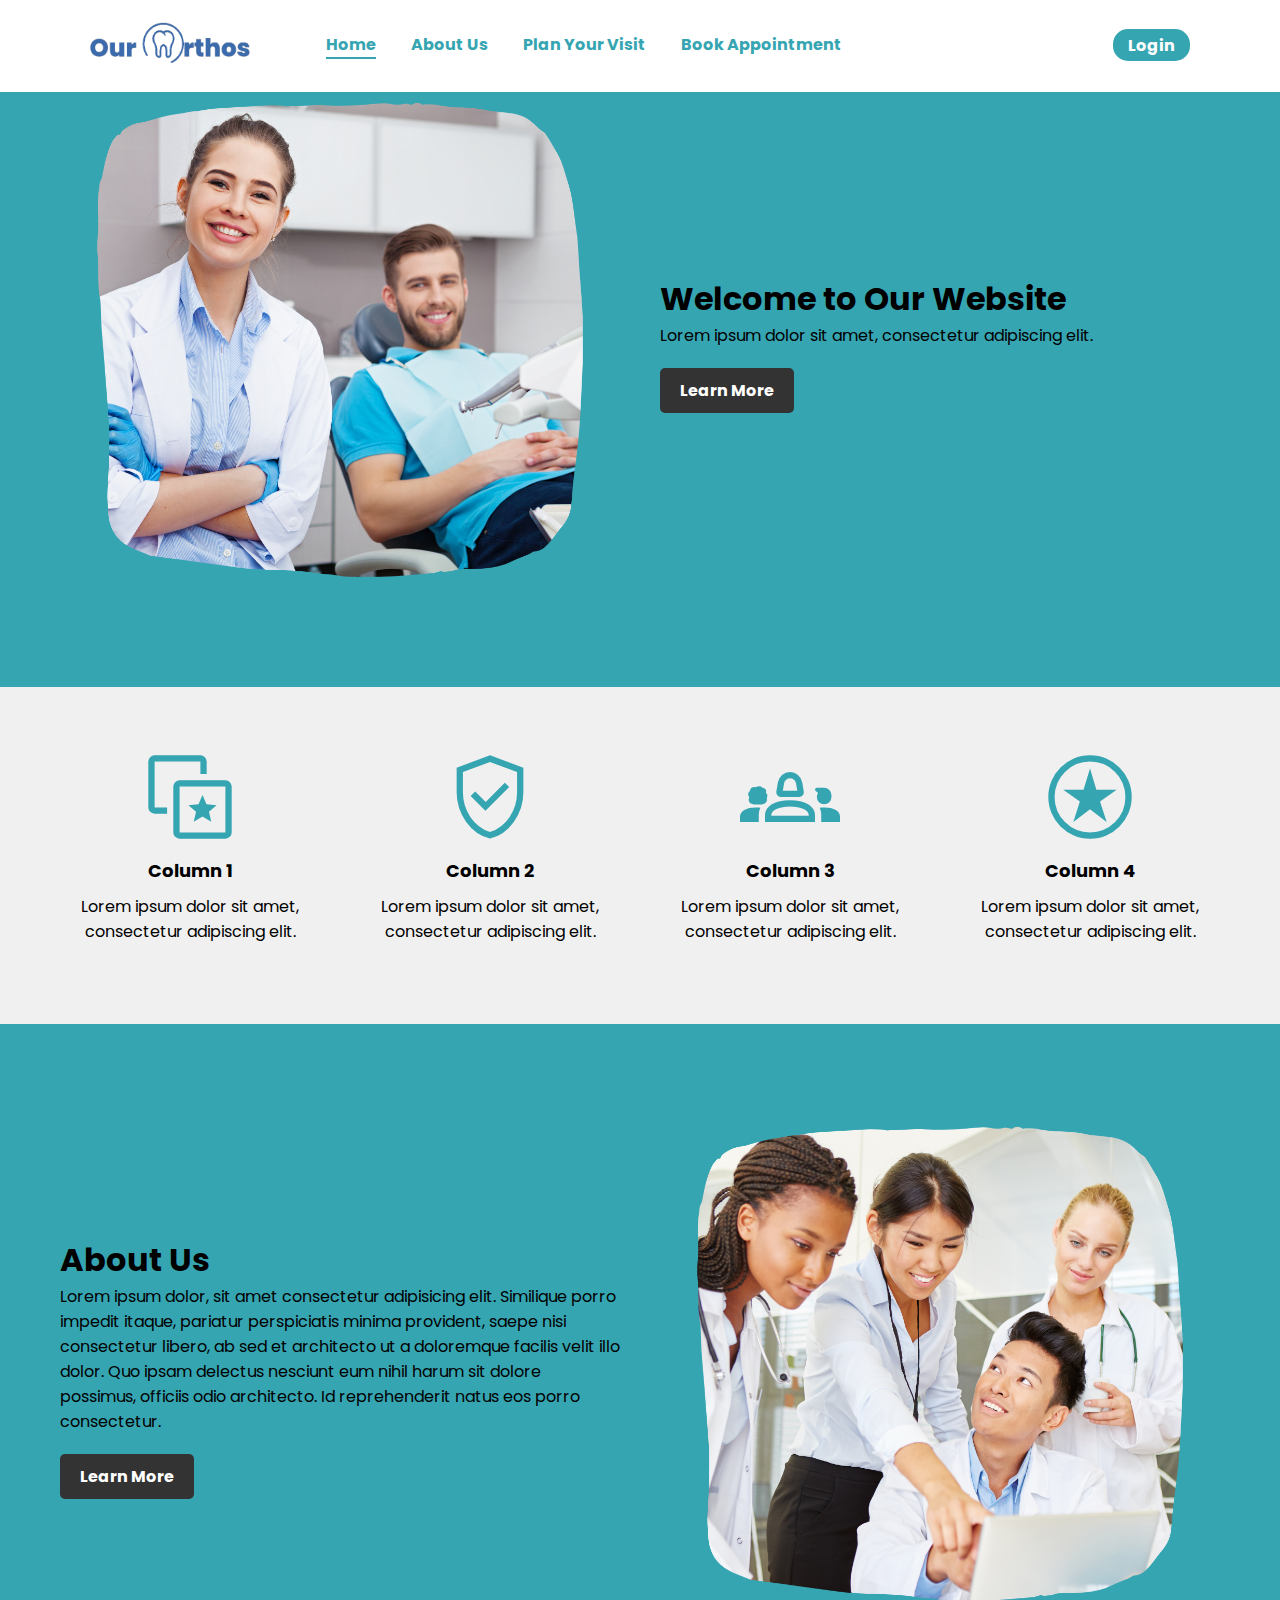
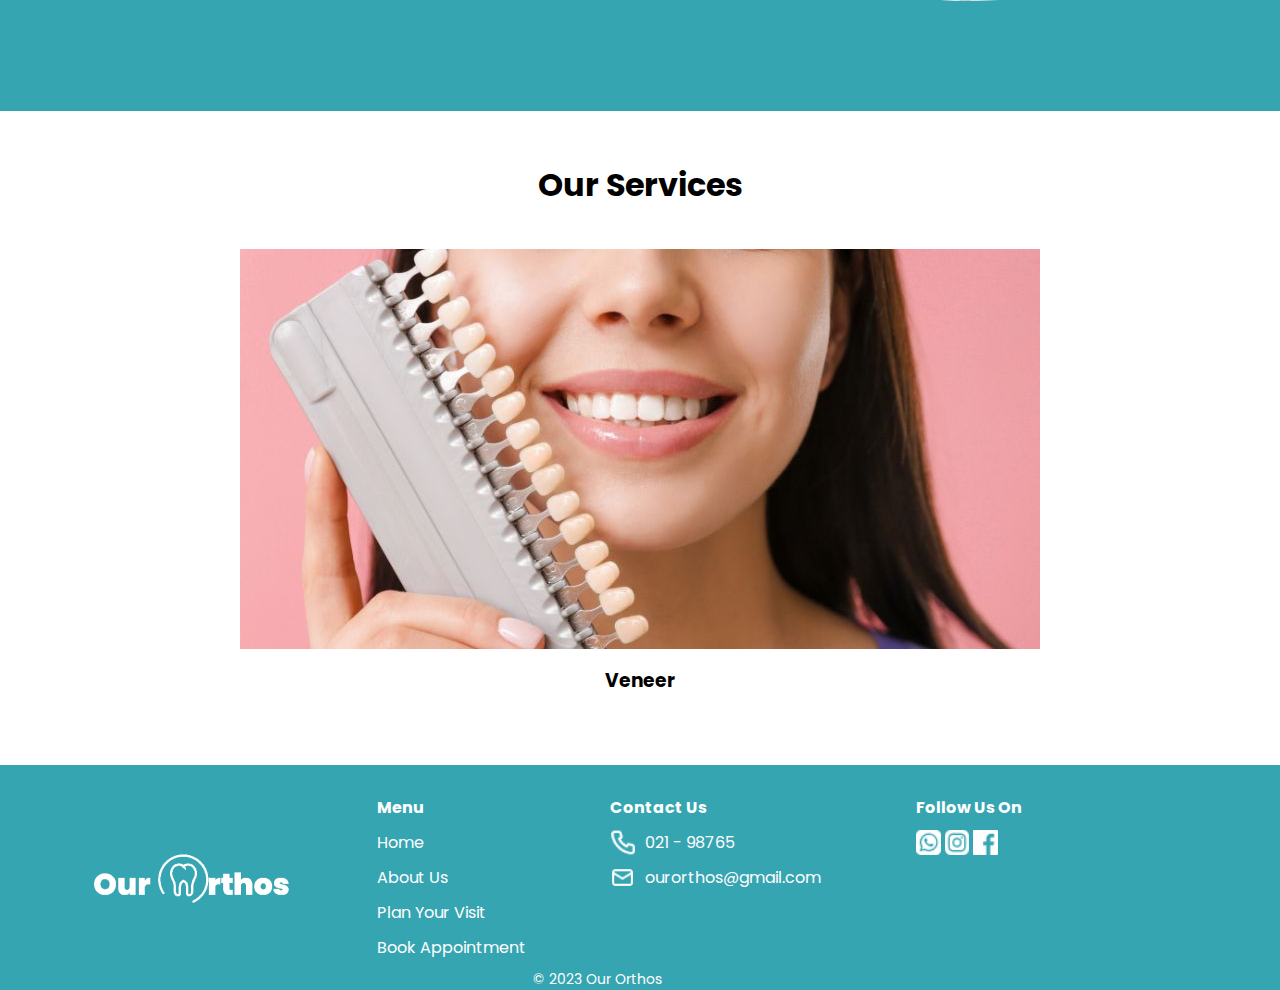
<file: index.html>
<!DOCTYPE html>
<html lang="en">
  <head>
    <meta charset="UTF-8" />
    <meta name="viewport" content="width=device-width, initial-scale=1.0" />
    <link rel="stylesheet" href="source/style.css" />

    <!-- Google Fonts -->
    <link rel="preconnect" href="https://fonts.googleapis.com" />
    <link rel="preconnect" href="https://fonts.gstatic.com" crossorigin />
    <link
      href="https://fonts.googleapis.com/css2?family=Poppins:wght@100;300;400;700&display=swap"
      rel="stylesheet"
    />

    <link
      rel="stylesheet"
      href="https://fonts.googleapis.com/css2?family=Material+Symbols+Outlined:opsz,wght,FILL,GRAD@20..48,100..700,0..1,-50..200"
    />

    <link
      href="https://fonts.googleapis.com/css?family=Poppins"
      rel="stylesheet"
    />
    <title>Our Orthos</title>
  </head>
  <body>
    <!-- Navbar -->
    <nav class="navbar">
      <div class="navbar-logo">
        <a href=""><img src="assets/svg/logo.svg" alt="" /></a>
      </div>
      <div id="dropdown" class="navbar-nav">
        <div class="navbar-middle">
          <a href="index.html" class="active">Home</a>
          <a href="about.html">About Us</a>
          <a href="plan-your-visit.html">Plan Your Visit</a>
          <a href="profile page.html">Book Appointment</a>
        </div>
        <div class="navbar-login">
          <a href="login.html" class="login">Login</a>
        </div>
      </div>
      <div class="navbar-right">
        <a id="menu" class="menu">
          <img src="assets/svg/menu.svg" alt="" />
        </a>
      </div>
    </nav>
    <!-- Navbar End -->

    <!-- start section of hero -->
    <section class="hero-section">
      <div class="column">
        <img src="assets/img/Hero.png" alt="Hero Image" />
      </div>
      <div class="column">
        <h1>Welcome to Our Website</h1>
        <p>Lorem ipsum dolor sit amet, consectetur adipiscing elit.</p>
        <a href="#">Learn More</a>
      </div>
    </section>
    <!-- end section of hero -->

    <!-- start section of value -->
    <section class="four-column-section">
      <div class="column">
        <div class="icon">
          <span class="material-symbols-outlined" style="color: #36a5b2">
            stack_star
          </span>
        </div>
        <h2>Column 1</h2>
        <p>Lorem ipsum dolor sit amet, consectetur adipiscing elit.</p>
      </div>
      <div class="column">
        <div class="icon">
          <span class="material-symbols-outlined" style="color: #36a5b2">
            verified_user
          </span>
        </div>
        <h2>Column 2</h2>
        <p>Lorem ipsum dolor sit amet, consectetur adipiscing elit.</p>
      </div>
      <div class="column">
        <div class="icon">
          <span class="material-symbols-outlined" style="color: #36a5b2">
            groups_2
          </span>
        </div>
        <h2>Column 3</h2>
        <p>Lorem ipsum dolor sit amet, consectetur adipiscing elit.</p>
      </div>
      <div class="column">
        <div class="icon">
          <span class="material-symbols-outlined" style="color: #36a5b2">
            stars
          </span>
        </div>
        <h2>Column 4</h2>
        <p>Lorem ipsum dolor sit amet, consectetur adipiscing elit.</p>
      </div>
    </section>
    <!-- end section of value -->

    <!-- start section of about us-->
    <section class="hero-section">
      <div class="column">
        <h1>About Us</h1>
        <p>
          Lorem ipsum dolor, sit amet consectetur adipisicing elit. Similique
          porro impedit itaque, pariatur perspiciatis minima provident, saepe
          nisi consectetur libero, ab sed et architecto ut a doloremque facilis
          velit illo dolor. Quo ipsam delectus nesciunt eum nihil harum sit
          dolore possimus, officiis odio architecto. Id reprehenderit natus eos
          porro consectetur.
        </p>
        <a href="#">Learn More</a>
      </div>
      <div class="column">
        <img src="assets/img/About-Us.png" alt="Hero Image" />
      </div>
    </section>
    <!-- end section of about us -->

    <!-- start of services -->
    <div class="carousel-container">
      <h1>Our Services</h1>
      <div class="carousel">
        <div class="service">
          <img src="assets/img/service1.jpg" alt="Service 1" />
          <h3>Veneer</h3>
        </div>
        <div class="service">
          <img src="assets/img/service2.jpg" alt="Service 2" />
          <h3>Braces</h3>
        </div>
        <div class="service">
          <img src="assets/img/service3.jpg" alt="Service 3" />
          <h3>Scaling</h3>
        </div>
        <div class="service">
          <img src="assets/img/service4.jpg" alt="Service 4" />
          <h3>Dentures</h3>
        </div>
        <div class="service">
          <img src="assets/img/service5.jpg" alt="Service 5" />
          <h3>Consultate More</h3>
        </div>
      </div>
    </div>
    <!-- end of services -->

    <!-- start of footer -->
    <footer class="footer">
      <div class="footer-logo">
        <a href="">
          <img src="assets/svg/logo-white.svg" alt="Our Orthos Logo" />
        </a>
      </div>
      <div class="footer-link">
        <p class="footer-title">Menu</p>
        <ul>
          <li>
            <a href="">Home</a>
          </li>
          <li>
            <a href="">About Us</a>
          </li>
          <li>
            <a href="">Plan Your Visit</a>
          </li>
          <li>
            <a href="">Book Appointment</a>
          </li>
        </ul>
      </div>
      <div class="contact-us">
        <p class="footer-title">Contact Us</p>
        <div class="phone">
          <img src="assets/svg/phone.svg" alt="Phone Icon" />
          <p>021 - 98765</p>
        </div>
        <div class="email">
          <img src="assets/svg/message.svg" alt="Message Icon" />
          <p>ourorthos@gmail.com</p>
        </div>
      </div>
      <div class="follow">
        <p class="footer-title">Follow Us On</p>
        <div class="sosmed-icon">
          <a href="whatsapp.com">
            <img src="assets/svg/whatsapp.svg" alt="Whatsapp Icon" />
          </a>
          <a href="instagram.com">
            <img src="assets/svg/instagram.svg" alt="Instagram Icon" />
          </a>
          <a href="facebook.com">
            <img src="assets/svg/facebook.svg" alt="Facebook Icon" />
          </a>
        </div>
      </div>
      <div class="copyright">
        <p>© 2023 Our Orthos</p>
      </div>
    </footer>

    <script src="source/script.js"></script>
  </body>
</html>
</file>
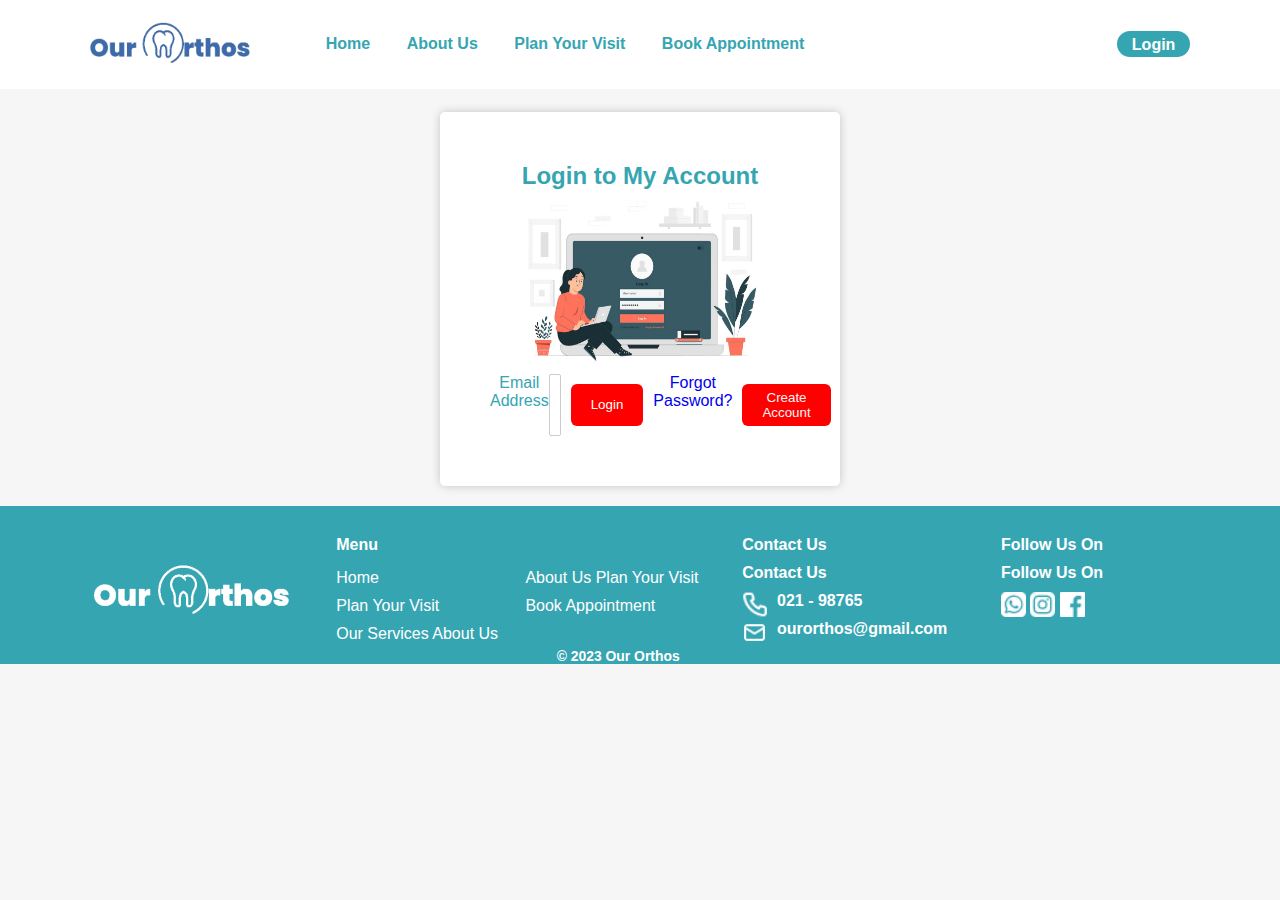
<file: login.html>
<!DOCTYPE html>
<html lang="en">

<head>
    <meta charset="UTF-8">
    <meta name="viewport" content="width=device-width, initial-scale=1.0">

    <link rel="stylesheet" href="css/style.css">
    <title>Login</title>
</head>

<body>
    <!-- Navbar -->
    <nav class="navbar">
        <div class="navbar-logo">
            <a href=""><img src="./img/logo.svg" alt="" /></a>
        </div>
        <div id="dropdown" class="navbar-nav">
            <div class="navbar-middle">
                <a href="index.html">Home</a>
                <a href="about.html">About Us</a>
                <a href="plan-your-visit.html">Plan Your Visit</a>
                <a href="profile page.html">Book Appointment</a>
            </div>
            <div class="navbar-login">
                <a href="login.html" class="login">Login</a>
            </div>
        </div>
        <div class="navbar-right">
            <a id="menu" class="menu">
                <img src="./img/menu.svg" alt="" />
            </a>
        </div>
    </nav>
    <!-- Navbar End -->

    <!-- Konten Start -->
    <div class="main">
        <h2>Login to My Account</h2>
        <img src="./assets/img/login.png">

        <form action="" method="post" class="email">
            <label for="email">Email Address</label>
            <input type="email" name="email" id="email" placeholder="Email Addres">
            <button type="submit">Login</button>
            <br>
            <a href="#">
                <legend id="forgot-pass">Forgot Password?</legend>
            </a>
            <button type="submit" id="submit-btn" name="
            submit"><a href="register.html">Create Account</a></button>
        </form>
    </div>
    <!-- Konten End -->

    <!-- footer start -->
    <footer class="footer">
        <div class="footer-logo">
            <a href="">
                <img src="./img/logo-white.svg" alt="Our Orthos Logo" />
            </a>
        </div>
        <div class="footer-link">
            <p class="footer-title">Menu</p>
            <ul>
                <li>
                    <a href="">Home</a>
                </li>
                <li>
                    <a href="">Plan Your Visit</a>
                </li>
                <li>
                    <a href="">Our Services</a>
                    <a href="">About Us</a>
                </li>
                <li>
                    <a href="">About Us</a>
                    <a href="">Plan Your Visit</a>
                </li>
                <li>
                    <a href="">Book Appointment</a>
                </li>
            </ul>
        </div>
        <div class="contact-us">
            <p>Contact Us</p>
            <p class="footer-title">Contact Us</p>
            <div class="phone">
                <!-- <span class="material-symbols-outlined"> call </span> -->
                <img src="./img/phone.svg" alt="Phone Icon" />
                <p>021 - 98765</p>
            </div>
            <div class="email">
                <!-- <span class="material-symbols-outlined"> mail </span> -->
                <img src="./img/message.svg" alt="Message Icon" />
                <p>ourorthos@gmail.com</p>
            </div>
        </div>
        <div class="follow">
            <p>Follow Us On</p>
            <p class="footer-title">Follow Us On</p>
            <div class="sosmed-icon">
                <a href="whatsapp.com">
                    <img src="./img/whatsapp.svg" alt="Whatsapp Icon" />
                </a>
                <a href="instagram.com">
                    <img src="./img/instagram.svg" alt="Instagram Icon" />
                </a>
                <a href="facebook.com">
                    <img src="./img/facebook.svg" alt="Facebook Icon" />
                </a>
            </div>
        </div>
        <div class="copyright">
            <p>© 2023 Our Orthos</p>
        </div>
    </footer>
    <!-- footer End -->
</body>

</html>
</file>
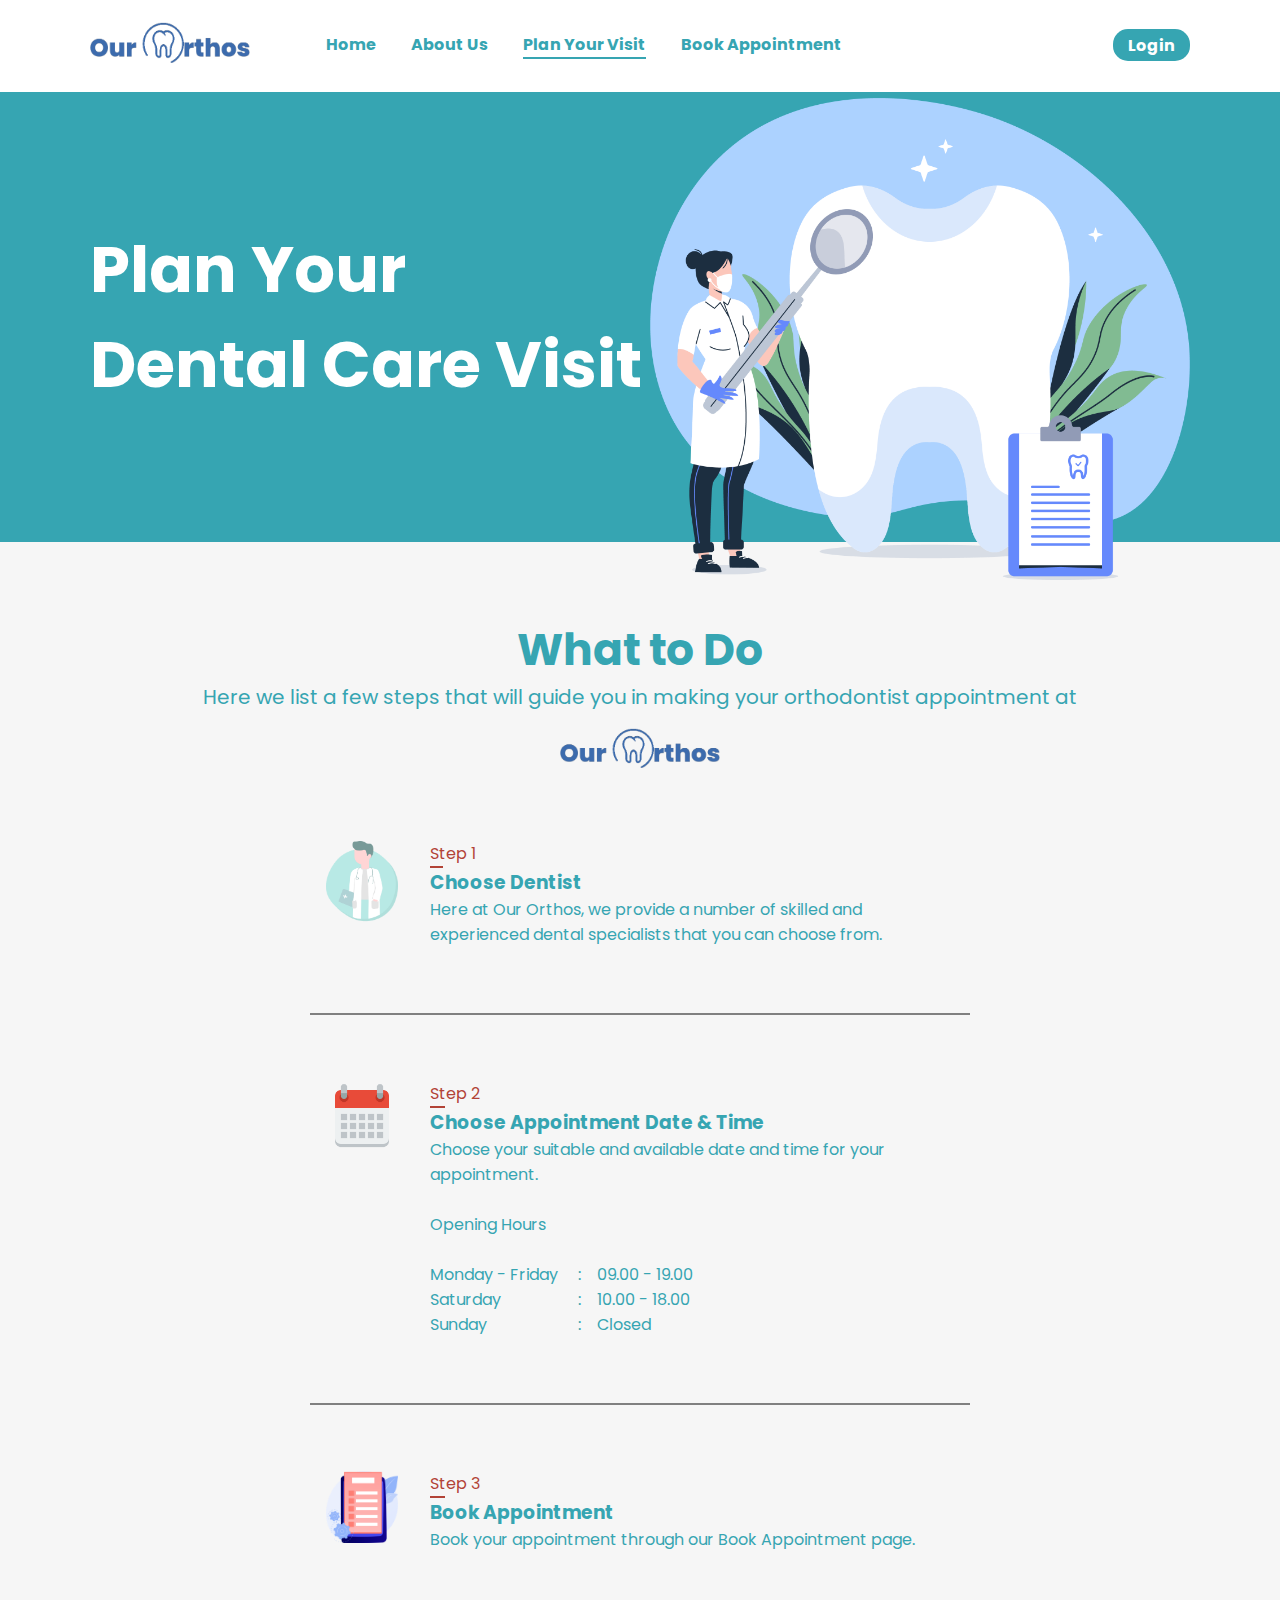
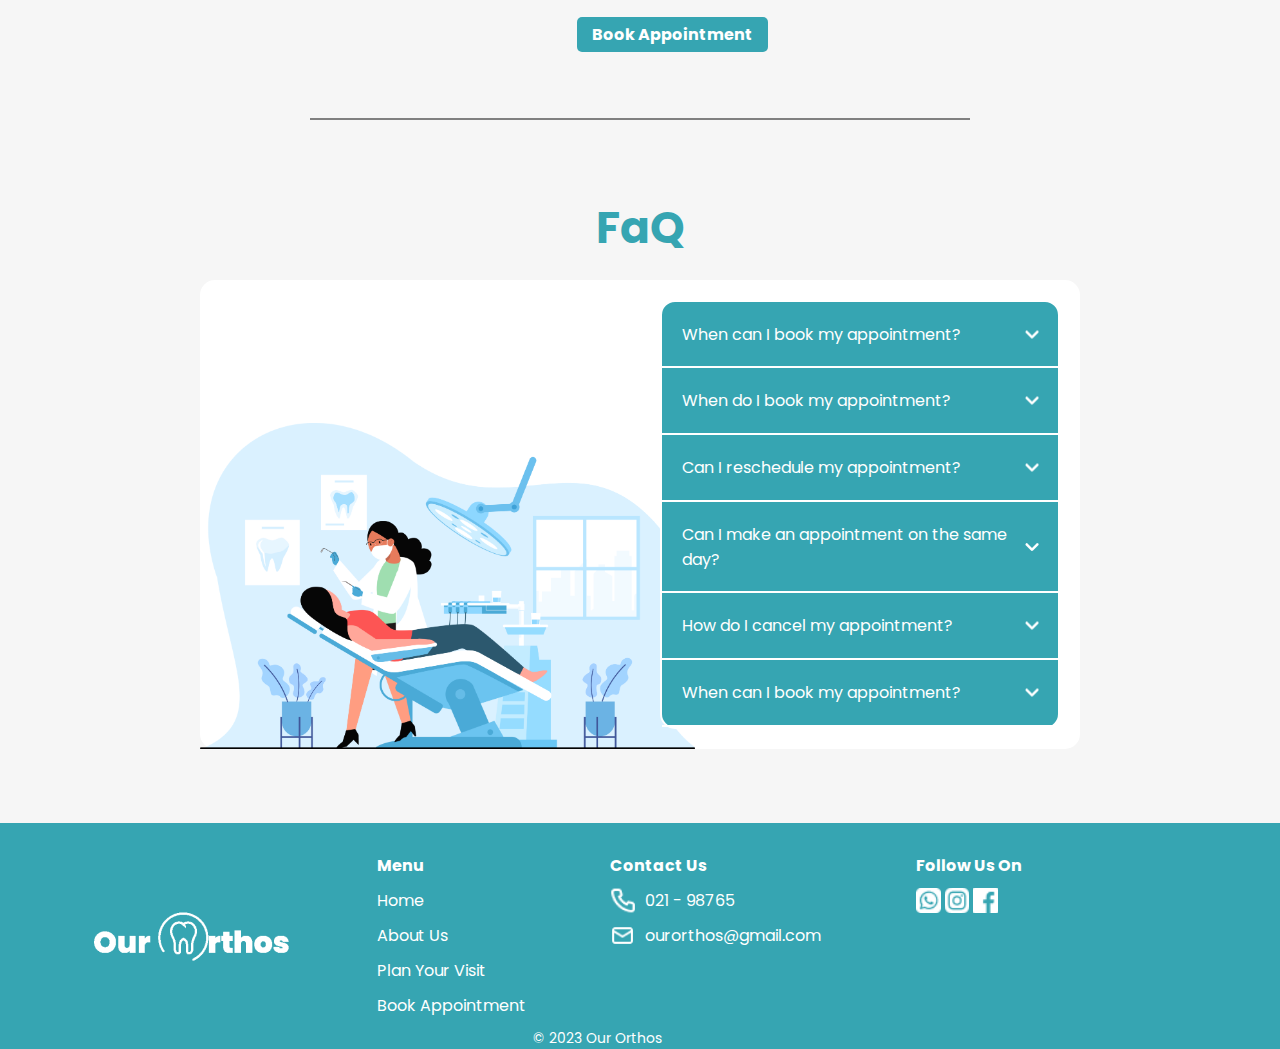
<file: plan-your-visit.html>
<!DOCTYPE html>
<html lang="en">
  <head>
    <meta charset="UTF-8" />
    <meta name="viewport" content="width=device-width, initial-scale=1.0" />
    <title>Plan Your Visit</title>

    <!-- Google Fonts -->
    <link rel="preconnect" href="https://fonts.googleapis.com" />
    <link rel="preconnect" href="https://fonts.gstatic.com" crossorigin />
    <link
      href="https://fonts.googleapis.com/css2?family=Poppins:wght@100;300;400;700&display=swap"
      rel="stylesheet"
    />

    <!-- Google Icon -->
    <!-- <link
      rel="stylesheet"
      href="https://fonts.googleapis.com/css2?family=Material+Symbols+Outlined:opsz,wght,FILL,GRAD@24,400,0,0"
    /> -->

    <!-- CSS -->
    <link rel="stylesheet" href="./css/plan-your-visit.css" />
  </head>
  <body>
    <!-- Navbar -->
    <nav class="navbar">
      <div class="navbar-logo">
        <a href=""><img src="./img/logo.svg" alt="" /></a>
      </div>
      <div id="dropdown" class="navbar-nav">
        <div class="navbar-middle">
          <a href="index.html">Home</a>
          <a href="about.html">About Us</a>
          <a href="plan-your-visit.html" class="active">Plan Your Visit</a>
          <a href="profile page.html">Book Appointment</a>
        </div>
        <div class="navbar-login">
          <a href="login.html" class="login">Login</a>
        </div>
      </div>
      <div class="navbar-right">
        <a id="menu" class="menu">
          <img src="./img/menu.svg" alt="" />
        </a>
      </div>
    </nav>
    <!-- Navbar End -->

    <!-- Hero -->
    <section class="hero">
      <h1>
        Plan Your <br />
        Dental Care Visit
      </h1>
      <img src="./img/plan-your-visit.svg" alt="Dental Check Illustration" />
    </section>
    <!-- Hero End -->

    <!-- What to Do -->
    <section class="what-to-do">
      <div class="title">
        <h2>What to Do</h2>
        <h3>
          Here we list a few steps that will guide you in making your
          orthodontist appointment at
        </h3>
        <img src="./img/logo.svg" alt="Our Orthos Logo" class="logo" />
      </div>

      <div class="steps">
        <div class="step">
          <div class="step-image">
            <img src="./img/doctor.svg" alt="Dentist Illustration" />
          </div>
          <div class="step-container">
            <div class="step-title">
              <p>Step 1</p>
              <h3>Choose Dentist</h3>
            </div>
            <div class="step-content">
              <p>
                Here at Our Orthos, we provide a number of skilled and
                experienced dental specialists that you can choose from.
              </p>
            </div>
          </div>
        </div>
        <hr />

        <div class="step">
          <div class="step-image">
            <img src="./img/datentime.svg" alt="Calender Illustration" />
          </div>
          <div class="step-container">
            <div class="step-title">
              <p>Step 2</p>
              <h3>Choose Appointment Date & Time</h3>
            </div>
            <div class="step-content">
              <p>
                Choose your suitable and available date and time for your
                appointment.
              </p>
            </div>
            <br />
            <p>Opening Hours</p>
            <br />
            <div class="schedule">
              <div class="weekday">
                <p class="end">Monday - Friday <span class="end">:</span></p>
                <span>09.00 - 19.00</span>
              </div>
              <div class="saturday">
                <p class="end">Saturday <span class="end">:</span></p>
                <span>10.00 - 18.00</span>
              </div>
              <div class="sunday">
                <p>Sunday <span class="end">:</span></p>
                <span>Closed</span>
              </div>
            </div>
          </div>
        </div>
        <hr />

        <div class="step">
          <div class="step-image">
            <img src="./img/form.svg" alt="Form Illustration" />
          </div>
          <div class="step-container">
            <div class="step-title">
              <p>Step 3</p>
              <h3>Book Appointment</h3>
            </div>
            <div class="step-content">
              <p>Book your appointment through our Book Appointment page.</p>
            </div>
            <div class="book">
              <a href="BookingForm.html">Book Appointment</a>
            </div>
          </div>
        </div>
        <hr />
      </div>
    </section>
    <!-- What to Do End -->

    <!-- FaQ -->
    <section class="faq">
      <div class="title">
        <h2>FaQ</h2>
      </div>

      <div class="container">
        <div class="faq-image">
          <img
            src="./img/plan-your-visit-2.svg"
            alt="Dental Appointment Illustration"
          />
        </div>
        <div class="accordion">
          <div class="accordion-tab">
            <div class="label">
              <p>When can I book my appointment?</p>
              <img src="./img/down-arrow.svg" alt="" />
            </div>
            <div class="content">
              <p>Tomorrow</p>
            </div>
          </div>
          <hr />
          <div class="accordion-tab">
            <div class="label">
              <p>When do I book my appointment?</p>
              <img src="./img/down-arrow.svg" alt="" />
            </div>
            <div class="content">
              <p>Tomorrow</p>
            </div>
          </div>
          <hr />
          <div class="accordion-tab">
            <div class="label">
              <p>Can I reschedule my appointment?</p>
              <img src="./img/down-arrow.svg" alt="" />
            </div>
            <div class="content">
              <p>Tomorrow</p>
            </div>
          </div>
          <hr />
          <div class="accordion-tab">
            <div class="label">
              <p>Can I make an appointment on the same day?</p>
              <img src="./img/down-arrow.svg" alt="" />
            </div>
            <div class="content">
              <p>Tomorrow</p>
            </div>
          </div>
          <hr />
          <div class="accordion-tab">
            <div class="label">
              <p>How do I cancel my appointment?</p>
              <img src="./img/down-arrow.svg" alt="" />
            </div>
            <div class="content">
              <p>Tomorrow</p>
            </div>
          </div>
          <hr />
          <div class="accordion-tab">
            <div class="label">
              <p>When can I book my appointment?</p>
              <img src="./img/down-arrow.svg" alt="" />
            </div>
            <div class="content">
              <p>Tomorrow</p>
            </div>
          </div>
          <hr />
        </div>
      </div>
    </section>
    <!-- FaQ End -->
    <footer class="footer">
      <div class="footer-logo">
        <a href="">
          <img src="./img/logo-white.svg" alt="Our Orthos Logo" />
        </a>
      </div>
      <div class="footer-link">
        <p class="footer-title">Menu</p>
        <ul>
          <li>
            <a href="">Home</a>
          </li>
          <li>
            <a href="">About Us</a>
          </li>
          <li>
            <a href="">Plan Your Visit</a>
          </li>
          <li>
            <a href="">Book Appointment</a>
          </li>
        </ul>
      </div>
      <div class="contact-us">
        <p class="footer-title">Contact Us</p>
        <div class="phone">
          <img src="./img/phone.svg" alt="Phone Icon" />
          <p>021 - 98765</p>
        </div>
        <div class="email">
          <img src="./img/message.svg" alt="Message Icon" />
          <p>ourorthos@gmail.com</p>
        </div>
      </div>
      <div class="follow">
        <p class="footer-title">Follow Us On</p>
        <div class="sosmed-icon">
          <a href="whatsapp.com">
            <img src="./img/whatsapp.svg" alt="Whatsapp Icon" />
          </a>
          <a href="instagram.com">
            <img src="./img/instagram.svg" alt="Instagram Icon" />
          </a>
          <a href="facebook.com">
            <img src="./img/facebook.svg" alt="Facebook Icon" />
          </a>
        </div>
      </div>
      <div class="copyright">
        <p>© 2023 Our Orthos</p>
      </div>
    </footer>

    <!-- Javascript -->
    <script src="./js/plan-your-visit.js"></script>
  </body>
</html>
</file>
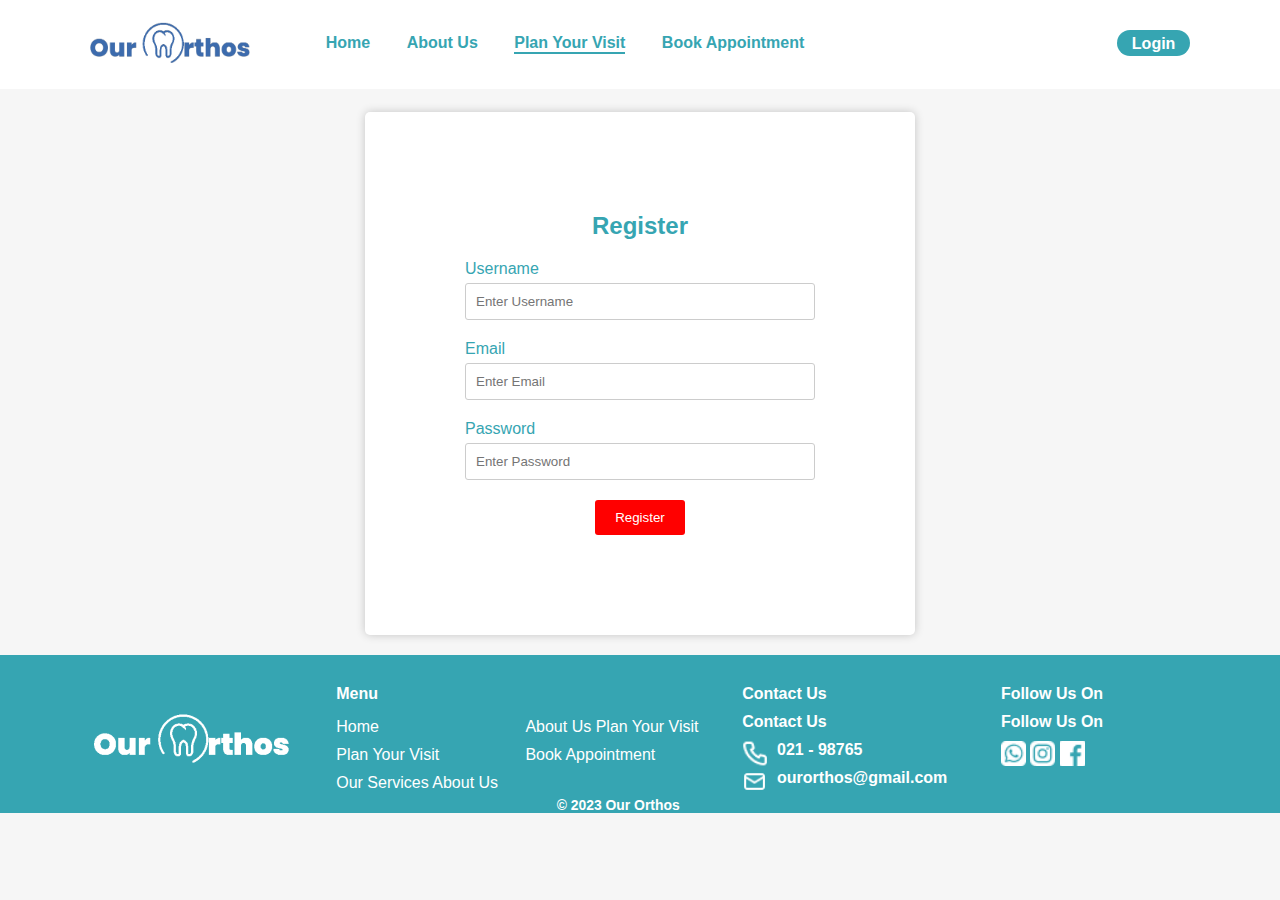
<file: register.html>
<!DOCTYPE html>
<html lang="en">

<head>
    <meta charset="UTF-8">
    <meta name="viewport" content="width=device-width, initial-scale=1.0">
    <link rel="stylesheet" href="css/registrasi.css">
    <title>Form Register</title>
</head>

<body>
    <!-- Navbar -->
    <nav class="navbar">
        <div class="navbar-logo">
            <a href=""><img src="./img/logo.svg" alt="" /></a>
        </div>
        <div id="dropdown" class="navbar-nav">
            <div class="navbar-middle">
                <a href="index.html">Home</a>
                <a href="about.html">About Us</a>
                <a href="plan-your-visit.html" class="active">Plan Your Visit</a>
                <a href="profile page.html">Book Appointment</a>
            </div>
            <div class="navbar-login">
                <a href="login.html" class="login">Login</a>
            </div>
        </div>
        <div class="navbar-right">
            <a id="menu" class="menu">
                <img src="./img/menu.svg" alt="" />
            </a>
        </div>
    </nav>
    <!-- Navbar End -->

    <!-- Form Login Start -->
    <main class="main">
        <div class="container-parent-registrasi">
            <div class="register-container">
                <h2>Register</h2>
                <form action="proses_register.php" method="POST">
                    <div class="form-group">
                        <label for="username">Username</label>
                        <input type="text" id="username" name="username" placeholder="Enter Username">
                    </div>
                    <div class="form-group">
                        <label for="email">Email</label>
                        <input type="email" id="email" name="email" placeholder="Enter Email" required>
                    </div>
                    <div class="form-group">
                        <label for="password">Password</label>
                        <input type="password" id="password" name="password" placeholder="Enter Password" required>
                    </div>
                    <button type="submit">Register</button>
                </form>
            </div>
        </div>
        <!-- <div class="left">
            <img src="asset/img/regis.jpg" alt="regis">
        </div> -->
    </main>

    <!-- Footer Start -->
    <footer class="footer">
        <div class="footer-logo">
            <a href="">
                <img src="./img/logo-white.svg" alt="Our Orthos Logo" />
            </a>
        </div>
        <div class="footer-link">
            <p class="footer-title">Menu</p>
            <ul>
                <li>
                    <a href="">Home</a>
                </li>
                <li>
                    <a href="">Plan Your Visit</a>
                </li>
                <li>
                    <a href="">Our Services</a>
                    <a href="">About Us</a>
                </li>
                <li>
                    <a href="">About Us</a>
                    <a href="">Plan Your Visit</a>
                </li>
                <li>
                    <a href="">Book Appointment</a>
                </li>
            </ul>
        </div>
        <div class="contact-us">
            <p>Contact Us</p>
            <p class="footer-title">Contact Us</p>
            <div class="phone">
                <!-- <span class="material-symbols-outlined"> call </span> -->
                <img src="./img/phone.svg" alt="Phone Icon" />
                <p>021 - 98765</p>
            </div>
            <div class="email">
                <!-- <span class="material-symbols-outlined"> mail </span> -->
                <img src="./img/message.svg" alt="Message Icon" />
                <p>ourorthos@gmail.com</p>
            </div>
        </div>
        <div class="follow">
            <p>Follow Us On</p>
            <p class="footer-title">Follow Us On</p>
            <div class="sosmed-icon">
                <a href="whatsapp.com">
                    <img src="./img/whatsapp.svg" alt="Whatsapp Icon" />
                </a>
                <a href="instagram.com">
                    <img src="./img/instagram.svg" alt="Instagram Icon" />
                </a>
                <a href="facebook.com">
                    <img src="./img/facebook.svg" alt="Facebook Icon" />
                </a>
            </div>
        </div>
        <div class="copyright">
            <p>© 2023 Our Orthos</p>
        </div>
    </footer>
    <!-- Footer end -->

</body>

</html>
</file>
<file: source/style.css>
/* universal */

:root {
  --primary: #36a5b2;
  --secondary: white;
  --third: #b24336;
  --background: #f6f6f6;
}

* {
  font-family: "Poppins";
  margin: 0px;
  padding: 0px;
  box-sizing: border-box;
  text-decoration: none;
}

/* for promo section */
.promo-section {
  background-color: black;
  color: white;
  text-align: center;
  padding: 10px 0;
  height: 25px;
}

/* for promo section link */

.promo-section a {
  text-decoration: underline;
  color: white;
  font-weight: 900;
}

/* Reset some default styles */
body,
ul {
  margin: 0;
  padding: 0;
  list-style: none;
}

/* Navbar */
.navbar {
  display: flex;
  justify-content: space-between;
  align-items: center;
  padding: 1.4rem 7%;
  background-color: var(--secondary);
  position: fixed;
  width: 100%;
  z-index: 1000;
  font-weight: bold;
  top: 0;
}
/* Navbar Logo */
.navbar .navbar-logo {
  flex: 1 0 20%;
}
.navbar .navbar-logo img {
  width: 10rem;
}
/* Navbar Link */
.navbar .navbar-nav {
  display: flex;
  flex: 1 0 80%;
  justify-content: space-between;
}

.navbar .navbar-nav .navbar-middle a {
  color: var(--primary);
  display: inline-block;
  margin: 0 1rem;
}

.navbar .navbar-nav .navbar-middle a:hover {
  border-bottom: var(--primary) 2px solid;
  transition: 0.1s linear;
}

.navbar .navbar-nav .navbar-middle .active {
  border-bottom: var(--primary) 2px solid;
}

.navbar .navbar-nav .navbar-login a {
  color: var(--secondary);
  background-color: var(--primary);
  border-radius: 15px;
  min-width: 2rem;
  padding: 0.3rem 0.94rem;
  font-weight: bold;
}

.navbar .navbar-nav .navbar-login a:hover {
  color: var(--primary);
  background-color: var(--secondary);
  border: var(--primary) 1px solid;
}

.navbar .navbar-right a {
  margin: 0 0.5rem;
  color: var(--secondary);
}

.navbar .navbar-right {
  color: var(--primary);
  display: none;
}

/* Style the hero section */
.hero-section {
  display: flex;
  flex-direction: row;
  justify-content: space-between;
  align-items: center;
  padding: 40px;
  background-color: #36a5b2;
}

/* Style the columns */
.column {
  flex: 1;
  padding: 20px;
}

/* .column h1 {
  font-size: 24px;
  margin-bottom: 10px;
} */

.column p {
  font-size: 16px;
  margin-bottom: 20px;
}

.column a {
  display: inline-block;
  padding: 10px 20px;
  background-color: #333;
  color: #fff;
  text-decoration: none;
  border-radius: 5px;
  font-weight: bold;
}

.column img {
  max-width: 100%;
  height: auto;
}

/* Style the four-column section */
.four-column-section {
  display: flex;
  flex-wrap: wrap;
  justify-content: space-between;
  padding: 40px;
  background-color: #f0f0f0;
}

.four-column-section .column {
  text-align: center;
}

/* Style the columns */
/* .column {
  flex: 1;
  max-width: calc(25% - 20px);
  margin: 10px;
  padding: 20px;
  background-color: #fff;
  box-shadow: 0 4px 6px rgba(0, 0, 0, 0.1);
  text-align: center;
} */

.icon span {
  font-size: 100px;
  margin-bottom: 10px;
}

h2 {
  font-size: 18px;
  margin-bottom: 10px;
}

.carousel-container {
  width: 80%;
  margin: 0 auto;
  overflow: hidden;
  text-align: center;
  padding: 50px 0;
  background-color: #fff;
}

.carousel {
  display: flex;
  width: 100%;
  transition: transform 0.5s ease-in-out;
  margin-top: 20px;
}

.service {
  flex: 0 0 100%;
  text-align: center;
  padding: 20px;
  /* border: 1px solid #ccc; */
  box-sizing: border-box;
}

.service img {
  max-width: 100%;
  height: auto;
  object-fit: cover;
}

.service h3 {
  margin-top: 10px;
}

/* Footer */
.footer {
  padding: 0 7%;
  padding-top: 1.87rem;
  background-color: var(--primary);
  display: grid;
  grid-template-columns: auto auto auto auto auto;
}
/* Footer Title */
.footer .footer-title {
  font-weight: bold;
}
/* Footer Text */
.footer p {
  color: var(--secondary);
}
/* Footer Logo */
.footer .footer-logo {
  display: flex;
  align-items: center;
}
/* Footer Link */
.footer .footer-link {
  display: grid;
}

.footer .footer-link ul {
  list-style-type: none;
}

.footer .footer-link ul li {
  margin-bottom: 0.62rem;
}

.footer .footer-link ul li a {
  color: var(--secondary);
  font-weight: normal;
}
/* Footer Contact Us and Follow Us On */
.footer .contact-us .phone,
.email {
  display: flex;
}

.footer .footer-link p,
.contact-us p,
.follow p {
  padding-bottom: 0.62rem;
}

.footer .contact-us .phone p,
.email p {
  margin: 0 0.62rem;
}

.footer .contact-us img,
.follow img {
  width: 1.56rem;
  height: 1.56rem;
}
/* Footer Copyright */
footer .copyright {
  text-align: center;
  grid-column: 1 / span 4;
  font-size: 0.87rem;
}

/* Large Tablet */
@media (max-width: 991.98px) {
  .navbar .navbar-right {
    display: block;
  }

  .navbar .navbar-nav {
    display: none;
    position: absolute;
    right: 0;
    margin-right: 7%;
    top: 60px;
    width: 200px;
    border-radius: 10px;
    background-color: var(--secondary);
    opacity: 0.8;
    overflow: hidden;
    border: var(--primary) 1px solid;
  }

  .navbar .navbar-nav.open {
    display: block;
  }

  .navbar .navbar-nav .navbar-middle a {
    margin: 0;
    padding: 0.5rem;
    width: 100%;
  }

  .navbar .navbar-nav .navbar-middle a:hover {
    background-color: var(--primary);
    color: var(--secondary);
    border: none;
  }

  .navbar .navbar-nav .navbar-middle .active {
    background-color: var(--primary);
    color: var(--secondary);
    border: none;
  }

  .navbar .navbar-nav .navbar-login a {
    text-align: center;
    border-radius: 10px;
    display: block;
  }

  .navbar .navbar-nav .navbar-login a:hover {
    color: var(--primary);
    background-color: var(--secondary);
    border: var(--primary) 1px solid;
  }
}

/* FOR MAKE IT RESPONSIVE */
@media (max-width: 768px) {
  .nav-links {
    display: none;
    flex-direction: column;
    background-color: #d0eef1;
    position: absolute;
    top: 135px;
    right: 0;
    left: 0;
    padding: 20px;
  }

  .nav-links.active {
    display: flex;
  }

  .menu-toggle {
    display: flex;
  }

  .nav-links a {
    text-decoration: none;
    color: #36a5b2;
    font-weight: bold;
  }

  .hero-section {
    flex-direction: column;
    text-align: center;
    margin-top: 100px;
  }

  .column {
    flex: none;
    width: 100%;
    padding: 0;
  }

  .four-column-section {
    flex-direction: column;
    text-align: center;
  }

  /* footer section */
  .footer {
    grid-template-columns: auto auto auto;
  }

  .footer .copyright {
    grid-column: 1 / span 3;
  }

  .footer .footer-logo {
    grid-column: 1 / span 3;
    justify-content: center;
  }

  .footer {
    display: block;
  }

  .footer .footer-link,
  .contact-us,
  .follow {
    margin-bottom: 1.25rem;
  }
}
</file>
<file: css/style.css>
:root {
  --primary: #36a5b2;
  --secondary: white;
  --third: #b24336;
  --background: #f6f6f6;
}
* {
  margin: 0;
  padding: 0;
  box-sizing: border-box;
  text-decoration: none;
}
body {
  font-family: "Poppins", sans-serif;
  background-color: var(--background);
  color: var(--primary);
  padding-top: 91.97px;
}

#submit-btn a {
color: var(--background);
}


/* Navbar */
.navbar {
  display: flex;
  justify-content: space-between;
  align-items: center;
  padding: 1.4rem 7%;
  background-color: var(--secondary);
  position: fixed;
  width: 100%;
  z-index: 1000;
  font-weight: bold;
  top: 0;
}
/* Navbar Logo */
.navbar .navbar-logo {
  flex: 1 0 20%;
}
.navbar .navbar-logo img {
  width: 10rem;
}
/* Navbar Link */
.navbar .navbar-nav {
  display: flex;
  flex: 1 0 80%;
  justify-content: space-between;
}
.navbar .navbar-nav .navbar-middle a {
  color: var(--primary);
  display: inline-block;
  margin: 0 1rem;
}
.navbar .navbar-nav .navbar-middle a:hover {
  border-bottom: var(--primary) 2px solid;
  transition: 0.1s linear;
}
.navbar .navbar-nav .navbar-middle .active {
  border-bottom: var(--primary) 2px solid;
}
.navbar .navbar-nav .navbar-login a {
  color: var(--secondary);
  background-color: var(--primary);
  border-radius: 15px;
  min-width: 2rem;
  padding: 0.3rem 0.94rem;
  font-weight: bold;
}
.navbar .navbar-nav .navbar-login a:hover {
  color: var(--primary);
  background-color: var(--secondary);
  border: var(--primary) 1px solid;
}
.navbar .navbar-right a {
  margin: 0 0.5rem;
  color: var(--secondary);
}
.navbar .navbar-right {
  color: var(--primary);
  display: none;
}

/* Konten Start */
.main{
  display: flexbox; 
  text-align: center;
  background-color: white;
  width: 400px;
  height: 300%;
  margin: 20px auto;
  padding: 50px;
  flex-direction: column;
  border-radius: 5px;
  box-shadow: 0 0 10px rgba(0, 0, 0, 0.2);
}

.form label {
  margin-bottom: 20px;
  text-align: right;
}

input[type="text"],
input[type="email"],
input[type="password"] {
  width: 100%;
  padding: 5px;
  border: 1px solid #ccc;
  border-radius: 2px;
}

.main img{
  width: 240px;
  height: 180px;
}
  
button {
  background-color: #ff0000;
  color: #fff;
  border: none;
  padding: 6px 20px;
  border-radius: 6px;
  cursor: pointer;
  margin: 10px;
}

button:hover {
    background-color: #0056b3;
}

/* Konten End */

 /* Footer */
.footer {
  padding: 0 7%;
  padding-top: 1.87rem;
  background-color: var(--primary);
  display: grid;
  grid-template-columns: auto auto auto auto auto;
}
/* Footer Title */
.footer .footer-title {
  font-weight: bold;
}
/* Footer Text */
.footer p {
  color: var(--secondary);
  font-weight: bold;
}
/* Footer Logo */
.footer .footer-logo {
  display: flex;
  align-items: center;
}
/* Footer Link */
.footer .footer-link {
  display: grid;
}

.footer .footer-link ul {
  list-style-type: none;
  columns: 2;
  width: fit-content;
}

.footer .footer-link ul li {
  margin-bottom: 0.62rem;
}

.footer .footer-link ul li a {
  color: var(--secondary);
  font-weight: bold;
  font-weight: normal;
}
/* Footer Contact Us and Follow Us On */
.footer .contact-us .phone,
.email {
  display: flex;
}

.footer .contact-us p,
.footer .footer-link p,
.contact-us p,
.follow p {
  padding-bottom: 0.62rem;
}
.footer .contact-us .phone p,
.email p {
  margin: 0 0.62rem;
}
.footer .contact-us img,
.follow img {
  width: 1.56rem;
  height: 1.56rem;
}
/* Footer Copyright */
footer .copyright {
  text-align: center;
  grid-column: 1 / span 4;
  font-size: 0.87rem;
}

  /* form login end */
</file>
<file: css/plan-your-visit.css>
/* Universal */
:root {
  --primary: #36a5b2;
  --secondary: white;
  --third: #b24336;
  --background: #f6f6f6;
}

* {
  margin: 0;
  padding: 0;
  box-sizing: border-box;
  text-decoration: none;
}

body {
  font-family: "Poppins", sans-serif;
  background-color: var(--background);
  color: var(--primary);
  padding-top: 91.97px;
}

/* Navbar */
.navbar {
  display: flex;
  justify-content: space-between;
  align-items: center;
  padding: 1.4rem 7%;
  background-color: var(--secondary);
  position: fixed;
  width: 100%;
  z-index: 1000;
  font-weight: bold;
  top: 0;
}

/* Navbar Logo */
.navbar .navbar-logo {
  flex: 1 0 20%;
}

.navbar .navbar-logo img {
  width: 10rem;
}

/* Navbar Link */
.navbar .navbar-nav {
  display: flex;
  flex: 1 0 80%;
  justify-content: space-between;
}

.navbar .navbar-nav .navbar-middle a {
  color: var(--primary);
  display: inline-block;
  margin: 0 1rem;
}

.navbar .navbar-nav .navbar-middle a:hover {
  border-bottom: var(--primary) 2px solid;
  transition: 0.1s linear;
}

.navbar .navbar-nav .navbar-middle .active {
  border-bottom: var(--primary) 2px solid;
}

.navbar .navbar-nav .navbar-login a {
  color: var(--secondary);
  background-color: var(--primary);
  border-radius: 15px;
  min-width: 2rem;
  padding: 0.3rem 0.94rem;
  font-weight: bold;
}

.navbar .navbar-nav .navbar-login a:hover {
  color: var(--primary);
  background-color: var(--secondary);
  border: var(--primary) 1px solid;
}

/* Navbar Menu Button */
.navbar .navbar-right {
  display: none;
}

.navbar .navbar-right a {
  margin: 0 0.5rem;
}

/* Hero */
.hero {
  display: flex;
  padding: 0 7%;
  background-color: var(--primary);
  justify-content: space-between;
  align-items: center;
  max-height: 50vh;
  overflow: visible;
}

.hero h1 {
  color: var(--secondary);
  font-size: 4rem;
}

.hero img {
  margin-top: 4%;
  width: 60vh;
}

/* What to Do */
.what-to-do {
  padding: 0 7%;
  margin: 4.68rem 0 0;
}

.what-to-do .title {
  text-align: center;
}

.what-to-do .title h2 {
  font-size: 2.75rem;
  font-weight: bold;
}

.what-to-do .title h3 {
  font-size: 1.25rem;
  font-weight: normal;
}

.what-to-do .title img {
  width: 10rem;
  margin-top: 1rem;
}

/* What to Do Steps */
.what-to-do .steps {
  margin: 0 20%;
}

.what-to-do .steps .step {
  margin: 4.12rem 0;
  display: flex;
}

.what-to-do .steps .step .step-image {
  padding: 0 1rem;
}

.what-to-do .steps .step .step-image img {
  width: 4.5rem;
}

.what-to-do .steps .step .step-container {
  padding: 0 1rem;
}

.what-to-do .steps .step .step-container .step-title p {
  color: var(--third);
  width: fit-content;
  border-bottom: var(--third) 2px solid;
  border-image: linear-gradient(to right, var(--third) 30%, transparent 30%) 1;
}

.what-to-do .steps .step .step-container .schedule p {
  width: 9.43rem;
}

/* What to Do Step 2 Schedule */
.what-to-do .steps .step .step-container .schedule .weekday,
.saturday,
.sunday {
  display: flex;
}

.what-to-do .steps .step .step-container .schedule .end {
  float: right;
}

.what-to-do .steps .step .step-container .schedule span {
  margin-left: 1rem;
}

/* What to Do Step 3 Booking */
.what-to-do .steps .step .step-container .book {
  display: flex;
  align-items: center;
  justify-content: center;
  margin-top: 4.12rem;
}

.what-to-do .steps .step .step-container .book a {
  background-color: var(--primary);
  color: var(--secondary);
  border-radius: 5px;
  min-width: 2rem;
  padding: 0.3rem 0.94rem;
  font-weight: bold;
}

/* HR step divider */
hr {
  border: 1px solid;
}

/* FaQ */
.faq {
  padding: 0 7%;
  margin: 4.68rem 0;
}

.faq .title {
  text-align: center;
}

.faq .title h2 {
  font-size: 2.75rem;
  font-weight: bold;
}

/* Faq Container */
.faq .container {
  margin: 20px 10% 0;
  background-color: var(--secondary);
  border-radius: 15px;
  display: grid;
  grid-template-columns: 50% 50%;
  justify-content: space-around;
}

/* Faq Image */
.faq .container .faq-image {
  margin: 0 auto;
  display: flex;
  align-items: end;
}

.faq .container .faq-image img {
  max-width: 55vh;
}

/* Faq Accordion */
.faq .container .accordion {
  border: 2px solid var(--secondary);
  border-radius: 15px;
  background-color: var(--primary);
  margin: 1.25rem;
}

.faq .container .accordion .accordion-tab {
  cursor: pointer;
  padding: 0.62rem;
}

.faq .container .accordion .accordion-tab .label {
  padding: 0.62rem;
  color: var(--secondary);
  display: flex;
  justify-content: space-between;
  transition: 0.4s;
}

.faq .container .accordion .accordion-tab .content {
  padding: 0 0.62rem;
  color: black;
  overflow: hidden;
  max-height: 0;
  transition: max-height 0.2s ease-out;
}

.faq .container .accordion hr {
  color: var(--secondary);
}

/* Footer */
.footer {
  padding: 0 7%;
  padding-top: 1.87rem;
  background-color: var(--primary);
  display: grid;
  grid-template-columns: auto auto auto auto auto;
}

/* Footer Title */
.footer .footer-title {
  font-weight: bold;
}

/* Footer Text */
.footer p {
  color: var(--secondary);
}

/* Footer Logo */
.footer .footer-logo {
  display: flex;
  align-items: center;
}

/* Footer Link */
.footer .footer-link {
  display: grid;
}

.footer .footer-link ul {
  list-style-type: none;
}

.footer .footer-link ul li {
  margin-bottom: 0.62rem;
}

.footer .footer-link ul li a {
  color: var(--secondary);
  font-weight: normal;
}

/* Footer Contact Us and Follow Us On */
.footer .contact-us .phone,
.email {
  display: flex;
}

.footer .footer-link p,
.contact-us p,
.follow p {
  padding-bottom: 0.62rem;
}

.footer .contact-us .phone p,
.email p {
  margin: 0 0.62rem;
}

.footer .contact-us img,
.follow img {
  width: 1.56rem;
  height: 1.56rem;
}

/* Footer Copyright */
footer .copyright {
  text-align: center;
  grid-column: 1 / span 4;
  font-size: 0.87rem;
}

/* Media Queries */
/* Small Screen desktop/laptop */
@media (max-width: 1199.98px) {
  .what-to-do .steps {
    margin: 0 16%;
  }

  .faq .container {
    grid-template-columns: 100%;
  }

  .faq .container .faq-image {
    grid-row: 2;
  }

  .faq .container .accordion {
    grid-row: 1;
  }
}

.almamater {
  margin-top: 20px;
}

/* Almamater Logo */
.almamater-logo {
  margin-top: 20px;
  display: flex;
  width: 800px;
  height: 60px;
  justify-content: space-evenly;


}

.almamater-logo img {
  width: 54px;

  height: 53px;
  flex-shrink: 0;
}

/* End Almamater Logo */

/* container visi misi */
.container-visi-misi {
  justify-content: center;
  margin-top: 20px;
  width: 100vw;
  height: 500px;
  display: flex;

}

.container-visi-misi-flex {
  justify-content: space-evenly;
  display: flex;
  flex-direction: column;
}

.container-vision {
  width: 400px;
  height: 260px;
  padding: 64.19000244140625px 50px 81.19998168945312px 50px;
  border-radius: 10px;
  background: #294B67;
  margin-top: 30px;


}

.container-mission {
  width: 400px;
  height: 230px;
  padding: 64.19000244140625px 50px 81.19998168945312px 50px;
  border-radius: 10px;
  background: #294B67;
  margin-top: 30px;
}

.container-values {
  width: 570px;
  height: 470px;
  padding: 56px 50px 55px 50px;
  background: #294B67;
  border-radius: 10px;
  margin-top: 30px;
  margin-left: 30px;
}

.container-award {
  margin-top: 20px;
  display: flex;
  width: 100vw;
  height: 300px;
  padding: 59px 30px 0px 30px;
  align-items: flex-start;
  background: #72B7CC;
  justify-content: center;
  color: black;

}

.ourteam {
  margin-top: 100px;
}

.container-ourteam {
  margin-top: 20px;
  width: 150px;
  height: 200px;
  display: flex;
  justify-content: space-evenly;
  gap: 40px;
}

.container-div1,
.container-div2,
.container-div3,
.container-div4,
.container-div5,
.container-div6 {
  width: 250px;
  height: 250px;
  background-color: #36A5B2;
  color: black;
  border-top-left-radius: 10%;
  border-top-right-radius: 10%;
  font-family: 'Vollkorn', serif;
  filter: drop-shadow(0px 4px 4px rgba(0, 0, 0, 0.50));
}

.container-div1 img,
.container-div2 img,
.container-div3 img,
.container-div4 img,
.container-div5 img,
.container-div6 img {
  border-radius: 10%;
}

.container-div1 h1,
.container-div2 h1,
.container-div3 h1,
.container-div4 h1,
.container-div5 h1,
.container-div6 h1 {
  font-size: small;
}

.container-row2 {
  margin-top: 20px;
  width: 150px;
  height: 200px;
  display: flex;
  justify-content: space-evenly;
  gap: 40px;
  margin-top: 80px;
}

.container-1 {
  display: flex;
  gap: 2px;
}

.container-2 {
  display: flex;
  gap: 2px;
}

.containerdiv1-6 {
  margin-bottom: 115px;
}




/* Large Tablet */
@media (max-width: 991.98px) {
  .navbar .navbar-right {
    display: block;
  }

  .navbar .navbar-nav {
    display: none;
    position: absolute;
    right: 0;
    margin-right: 7%;
    top: 60px;
    width: 200px;
    border-radius: 10px;
    background-color: var(--secondary);
    opacity: 0.8;
    overflow: hidden;
    border: var(--primary) 1px solid;
  }

  .navbar .navbar-nav.open {
    display: block;
  }

  .navbar .navbar-nav .navbar-middle a {
    margin: 0;
    padding: 0.5rem;
    width: 100%;
  }

  .navbar .navbar-nav .navbar-middle a:hover {
    background-color: var(--primary);
    color: var(--secondary);
    border: none;
  }

  .navbar .navbar-nav .navbar-middle .active {
    background-color: var(--primary);
    color: var(--secondary);
    border: none;
  }

  .navbar .navbar-nav .navbar-login a {
    text-align: center;
    border-radius: 10px;
    display: block;
  }

  .navbar .navbar-nav .navbar-login a:hover {
    color: var(--primary);
    background-color: var(--secondary);
    border: var(--primary) 1px solid;
  }

  .hero h1 {
    font-size: 3.2rem;
  }

  .hero img {
    width: 48vh;
  }

  .what-to-do {
    margin: 2.81rem 0 0;
  }

  .what-to-do .steps {
    margin: 0 12%;
  }

  .faq {
    margin: 2.81rem 0;
  }

  .footer {
    grid-template-columns: auto auto auto;
  }

  .footer .copyright {
    grid-column: 1 / span 3;
  }

  .footer .footer-logo {
    grid-column: 1 / span 3;
    justify-content: center;
  }
}

/* Tablet */
@media (max-width: 767.98px) {
  .hero {
    display: block;
    text-align: center;
  }

  .hero h1 {
    font-size: 2.4rem;
  }

  .hero img {
    margin: 0;
    width: 36vh;
  }

  .what-to-do .steps {
    margin: 0 5%;
  }

  .what-to-do .steps .step {
    display: block;
  }

  .what-to-do .steps .step .step-image {
    text-align: center;
  }

  .what-to-do .steps .step .step-container {
    margin: 0;
  }

  .what-to-do .steps .step .step-container .step-title h3 {
    text-align: center;
  }

  .what-to-do .steps .step .step-container .step-title p {
    border-image: linear-gradient(to right, var(--third) 100%, transparent 100%) 1;
    margin: auto;
  }

  .faq .container {
    margin: 0;
  }
}

/* Mobile */
@media (max-width: 575.98px) {
  .hero h1 {
    font-size: 1.6rem;
  }

  .hero img {
    margin: 0;
    width: 24vh;
  }

  .faq .container .faq-image img {
    max-width: 55vw;
  }

  .footer {
    display: block;
  }

  .footer .footer-link,
  .contact-us,
  .follow {
    margin-bottom: 1.25rem;
  }

  .hero-img {
    width: 60vw;
  }

  .almamater-logo {
    width: 100vw;
  }

  .container-visi-misi {
    width: 100vw;
    height: 1100px;
    flex-direction: column;
    overflow: hidden;
    justify-content: center;
    align-items: center;
  }

  .container-values {
    width: 400px;
    height: 550px;
    margin-left: 0px;
  }

}
</file>
<file: css/registrasi.css>
:root {
    --primary: #36a5b2;
    --secondary: white;
    --third: #b24336;
    --background: #f6f6f6;
  }
  * {
    margin: 0;
    padding: 0;
    box-sizing: border-box;
    text-decoration: none;
  }
  body {
    font-family: "Poppins", sans-serif;
    background-color: var(--background);
    color: var(--primary);
    padding-top: 91.97px;
  }
  /* Navbar */
  .navbar {
    display: flex;
    justify-content: space-between;
    align-items: center;
    padding: 1.4rem 7%;
    background-color: var(--secondary);
    position: fixed;
    width: 100%;
    z-index: 1000;
    font-weight: bold;
    top: 0;
  }
  /* Navbar Logo */
  .navbar .navbar-logo {
    flex: 1 0 20%;
  }
  .navbar .navbar-logo img {
    width: 10rem;
  }
  /* Navbar Link */
  .navbar .navbar-nav {
    display: flex;
    flex: 1 0 80%;
    justify-content: space-between;
  }
  .navbar .navbar-nav .navbar-middle a {
    color: var(--primary);
    display: inline-block;
    margin: 0 1rem;
  }
  .navbar .navbar-nav .navbar-middle a:hover {
    border-bottom: var(--primary) 2px solid;
    transition: 0.1s linear;
  }
  .navbar .navbar-nav .navbar-middle .active {
    border-bottom: var(--primary) 2px solid;
  }
  .navbar .navbar-nav .navbar-login a {
    color: var(--secondary);
    background-color: var(--primary);
    border-radius: 15px;
    min-width: 2rem;
    padding: 0.3rem 0.94rem;
    font-weight: bold;
  }
  .navbar .navbar-nav .navbar-login a:hover {
    color: var(--primary);
    background-color: var(--secondary);
    border: var(--primary) 1px solid;
  }
  .navbar .navbar-right a {
    margin: 0 0.5rem;
    color: var(--secondary);
  }
  .navbar .navbar-right {
    color: var(--primary);
    display: none;
  }
/* Footer End */

/* Konten Start */
main {
    display: flex;
    justify-content: center;
    align-items: center;
    flex: 1;
    padding: 20px;
    width: 100%;
}

.left img{
    width: 100px;

}

.register-container {
    background-color: #ffffff;
    border-radius: 5px;
    box-shadow: 0 0 10px rgba(0, 0, 0, 0.2);
    text-align: center;
    top: 0;
    right: 0;
    width: 550px;
    padding: 100px;
}

h2 {
    margin-bottom: 20px;
}

.form-group {
    margin: 20px auto;
}

label {
    display: block;
    margin-bottom: 5px;
    text-align: left;
}

input[type="text"],
input[type="email"],
input[type="password"] {
    width: 100%;
    padding: 10px;
    border: 1px solid #ccc;
    border-radius: 3px;
}

button {
    background-color: #ff0000;
    color: #fff;
    border: none;
    padding: 10px 20px;
    border-radius: 3px;
    cursor: pointer;
}

button:hover {
    background-color: #0056b3;
}
/* Konten End */

/* Footer */
.footer {
    padding: 0 7%;
    padding-top: 1.87rem;
    background-color: var(--primary);
    display: grid;
    grid-template-columns: auto auto auto auto auto;
  }
  /* Footer Title */
  .footer .footer-title {
    font-weight: bold;
  }
  /* Footer Text */
  .footer p {
    color: var(--secondary);
    font-weight: bold;
  }
  /* Footer Logo */
  .footer .footer-logo {
    display: flex;
    align-items: center;
  }
  /* Footer Link */
  .footer .footer-link {
    display: grid;
  }
  
  .footer .footer-link ul {
    list-style-type: none;
    columns: 2;
    width: fit-content;
  }
  
  .footer .footer-link ul li {
    margin-bottom: 0.62rem;
  }
  
  .footer .footer-link ul li a {
    color: var(--secondary);
    font-weight: bold;
    font-weight: normal;
  }
  /* Footer Contact Us and Follow Us On */
  .footer .contact-us .phone,
  .email {
    display: flex;
  }
  
  .footer .contact-us p,
  .footer .footer-link p,
  .contact-us p,
  .follow p {
    padding-bottom: 0.62rem;
  }
  .footer .contact-us .phone p,
  .email p {
    margin: 0 0.62rem;
  }
  .footer .contact-us img,
  .follow img {
    width: 1.56rem;
    height: 1.56rem;
  }
  /* Footer Copyright */
  footer .copyright {
    text-align: center;
    grid-column: 1 / span 4;
    font-size: 0.87rem;
  }
</file>
